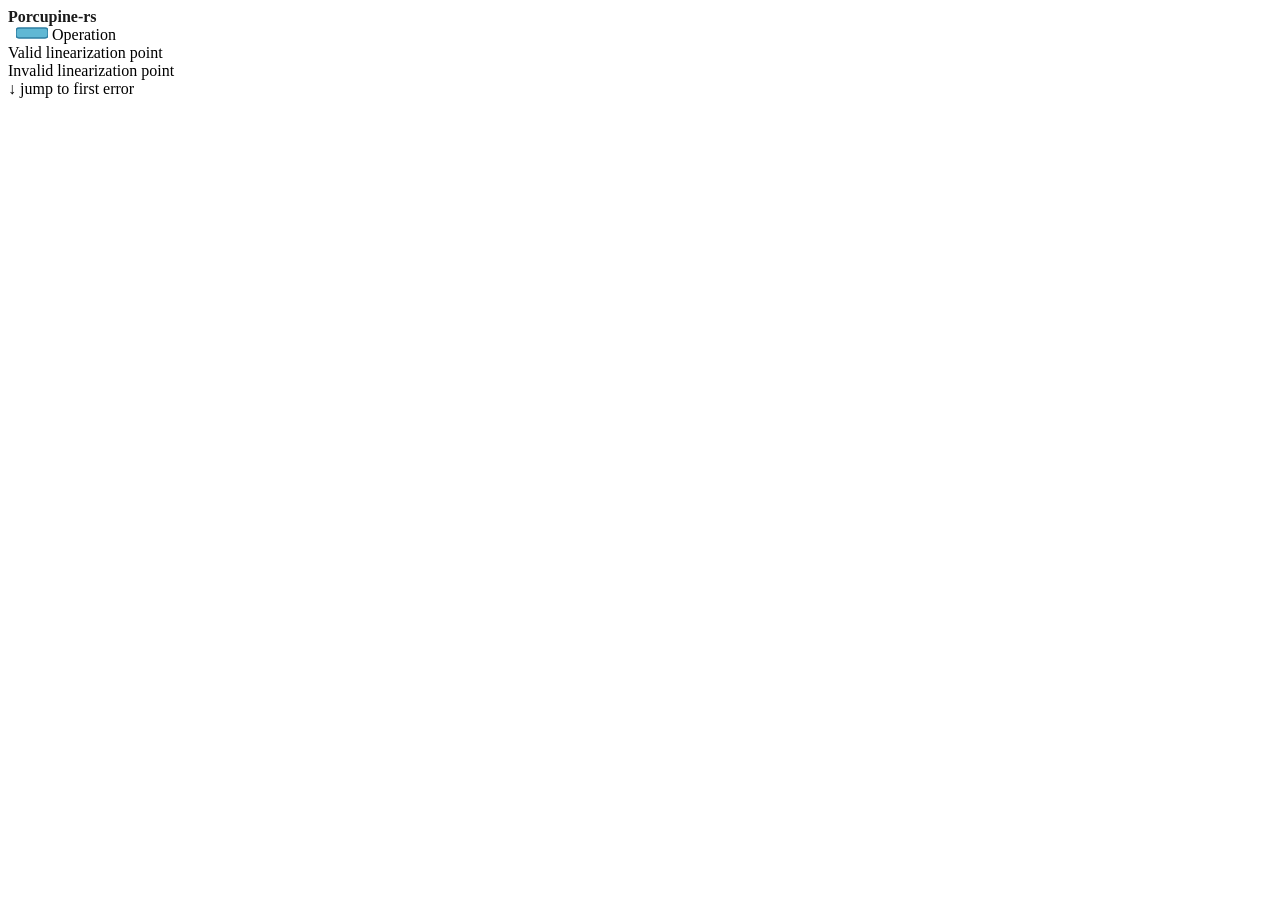
<file: visualization/index.html>
<!doctype html>
<html lang="en">
  <head>
    <meta charset="UTF-8" />
    <meta name="viewport" content="width=device-width, initial-scale=1" />
    <title>Porcupine-rs — Linearizability Visualizer</title>
    <style>
      /*{CSS}*/
    </style>
  </head>
  <body>
    <div id="legend">
      <div class="legend-item">
        <span style="font-weight:600;color:#1a1a1a;">Porcupine-rs</span>
      </div>

      <div class="legend-item" style="margin-left:8px;">
        <svg width="32" height="14" style="flex-shrink:0;">
          <rect x="0" y="2" width="32" height="10" rx="3"
                fill="#60b8d4" stroke="#2e7fa3" stroke-width="1.5"/>
        </svg>
        <span>Operation</span>
      </div>

      <div class="legend-item">
        <span class="legend-swatch legend-swatch--valid"></span>
        <span>Valid linearization point</span>
      </div>

      <div class="legend-item">
        <span class="legend-swatch legend-swatch--invalid"></span>
        <span>Invalid linearization point</span>
      </div>

      <div class="legend-item" style="margin-left:auto;">
        <span id="jump-link">↓ jump to first error</span>
      </div>
    </div>

    <!-- ================================================================
         Main visualization canvas
         ================================================================ -->
    <div id="canvas"></div>

    <!-- Hidden div used for measuring text widths -->
    <div id="calc"></div>

    <script>
      /*{JS}*/

      const data = /*{DATA}*/

      render(data)
    </script>
  </body>
</html>
</file>
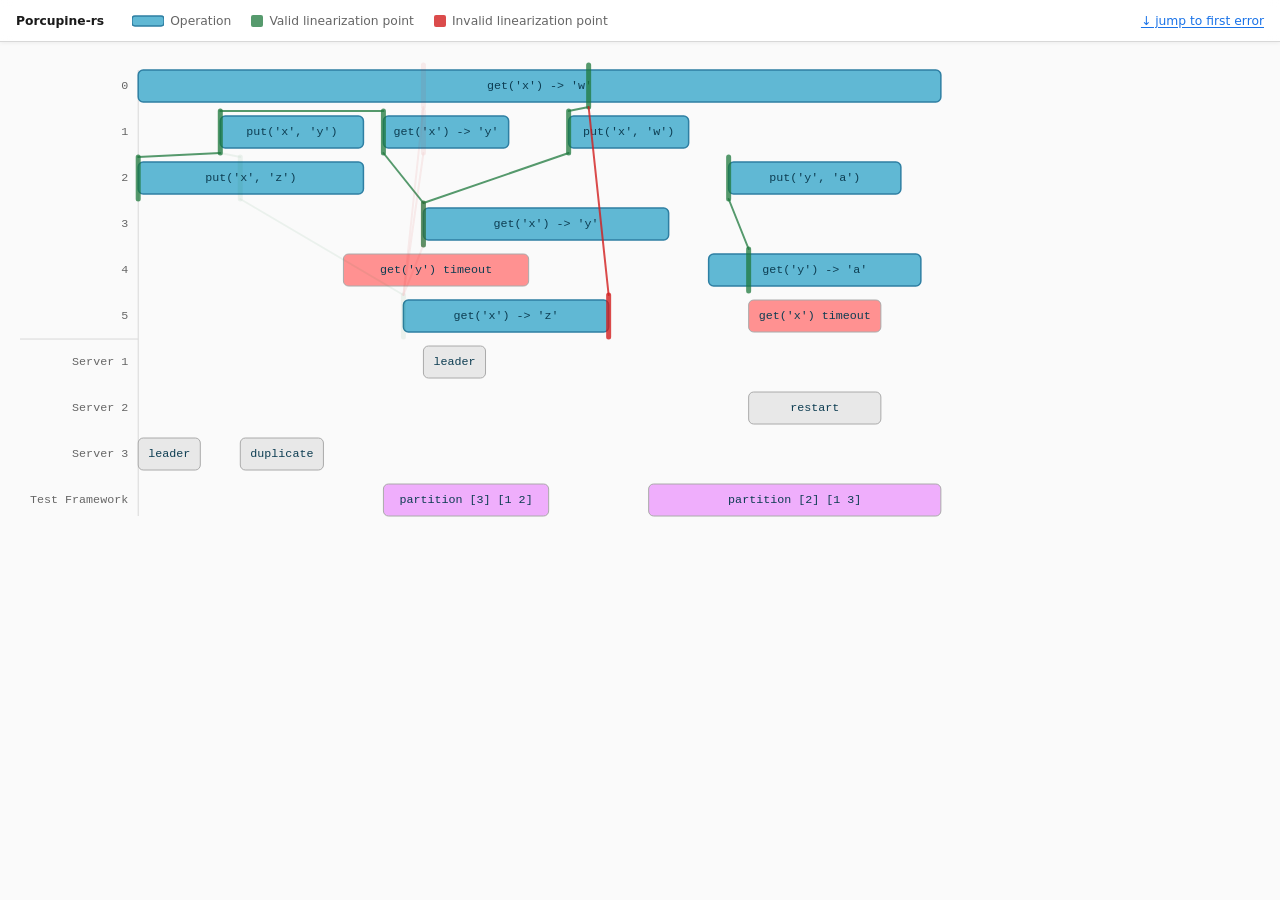
<file: docs/visualization.html>
<!doctype html>
<html lang="en">
  <head>
    <meta charset="UTF-8" />
    <meta name="viewport" content="width=device-width, initial-scale=1" />
    <title>Porcupine-rs — Linearizability Visualizer</title>
    <style>
      /* =========================================================================
   Porcupine visualizer — stylesheet
   ========================================================================= */

/* --- Design tokens -------------------------------------------------------- */
:root {
  --font-sans: system-ui, -apple-system, 'Segoe UI', Helvetica, Arial, sans-serif;
  --font-mono: 'JetBrains Mono', 'Fira Mono', Menlo, 'Courier New', monospace;

  /* History bar */
  --bar-fill:         #60b8d4;
  --bar-fill-hover:   #3a9abf;
  --bar-stroke:       #2e7fa3;
  --bar-stroke-width: 1.5px;

  /* Annotation bar */
  --ann-fill:   #e8e8e8;
  --ann-stroke: #aaa;

  /* Linearization points */
  --lp-valid:   rgba(30, 120, 60, 0.75);
  --lp-invalid: rgba(210, 30, 30, 0.80);
  --lp-line:    rgba(30, 30, 30, 0.35);

  /* Dividers / chrome */
  --divider:    #d8d8d8;
  --bg:         #fafafa;
  --legend-bg:  rgba(255, 255, 255, 0.85);

  /* Tooltip */
  --tooltip-bg:     #ffffff;
  --tooltip-border: #ddd;
  --tooltip-shadow: 0 4px 16px rgba(0,0,0,0.12);

  /* Typography */
  --text-primary:   #1a1a1a;
  --text-secondary: #666;
  --link-color:     #1a73e8;

  /* Spacing */
  --radius-bar:     5px;
  --radius-tooltip: 6px;
  --radius-legend:  8px;
}

/* --- Reset / base --------------------------------------------------------- */
*, *::before, *::after { box-sizing: border-box; }

html {
  font-family: var(--font-sans);
  font-size: 15px;
  color: var(--text-primary);
  background: var(--bg);
  -webkit-font-smoothing: antialiased;
}

body {
  margin: 0;
  padding: 0;
}

/* Make SVG text baseline consistent across browsers */
text {
  dominant-baseline: middle;
}

/* --- Legend bar ----------------------------------------------------------- */
#legend {
  position: fixed;
  top: 0;
  left: 0;
  right: 0;
  z-index: 100;
  display: flex;
  align-items: center;
  gap: 20px;
  height: 42px;
  padding: 0 16px;
  background: var(--legend-bg);
  backdrop-filter: blur(6px);
  -webkit-backdrop-filter: blur(6px);
  border-bottom: 1px solid var(--divider);
  box-shadow: 0 1px 4px rgba(0,0,0,0.06);
  font-size: 0.82rem;
  color: var(--text-secondary);
}

#legend .legend-item {
  display: flex;
  align-items: center;
  gap: 6px;
  white-space: nowrap;
}

/* Swatch squares in the legend */
.legend-swatch {
  width: 12px;
  height: 12px;
  border-radius: 2px;
  flex-shrink: 0;
}
.legend-swatch--valid   { background: var(--lp-valid); }
.legend-swatch--invalid { background: var(--lp-invalid); }

/* The "jump to first error" link */
#jump-link {
  color: var(--link-color);
  cursor: pointer;
  font-weight: 500;
  text-decoration: underline;
  text-underline-offset: 2px;
  transition: opacity 0.15s;
}
#jump-link:hover { opacity: 0.75; }
#jump-link.inactive { display: none; }

/* --- Main canvas ---------------------------------------------------------- */
#canvas {
  margin-top: 50px;   /* clear the fixed legend bar */
  padding: 8px;
}

/* Hidden scratch div used for text-width measurement */
#calc {
  position: absolute;
  width: 0;
  height: 0;
  overflow: hidden;
  visibility: hidden;
}

/* --- SVG elements --------------------------------------------------------- */
.bg { fill: transparent; }

.divider {
  stroke: var(--divider);
  stroke-width: 1;
}

/* History bars */
.history-rect {
  fill:         var(--bar-fill);
  stroke:       var(--bar-stroke);
  stroke-width: var(--bar-stroke-width);
  rx:           var(--radius-bar);
  transition:   fill 0.1s;
}

/* Annotation bars */
.client-annotation-rect {
  fill:         var(--ann-fill);
  stroke:       var(--ann-stroke);
  stroke-width: 1;
  rx:           var(--radius-bar);
}

/* Client-id labels on the left */
.client-label {
  font-size: 0.78rem;
  fill: var(--text-secondary);
  font-family: var(--font-mono);
}

/* Text inside history bars */
.history-text {
  font-size:   0.78rem;
  font-family: var(--font-mono);
  fill:        #0d3d52;
  pointer-events: none;
  user-select: none;
}

/* Invisible hit-area on top of everything */
.target-rect {
  opacity: 0;
  cursor: pointer;
}

/* Selected bar gets a thicker stroke */
.selected {
  stroke-width: 3px !important;
  stroke: #0d3d52 !important;
}

/* Dimmed (not the focused partition / linearization) */
.hidden { opacity: 0.18; }
.hidden line { opacity: 0.5; } /* multiplicative — keeps lines slightly visible */

/* --- Linearization points & lines ---------------------------------------- */
.linearization         { stroke: var(--lp-valid);   }
.linearization-invalid { stroke: var(--lp-invalid); }

.linearization-point { stroke-width: 5; stroke-linecap: round; }
.linearization-line  { stroke-width: 2; stroke-linecap: round; }

/* --- Tooltip -------------------------------------------------------------- */
.tooltip {
  position:      absolute;
  display:       none;
  max-width:     280px;
  width:         max-content;
  padding:       10px 12px;
  background:    var(--tooltip-bg);
  border:        1px solid var(--tooltip-border);
  border-radius: var(--radius-tooltip);
  box-shadow:    var(--tooltip-shadow);
  font-size:     0.78rem;
  line-height:   1.55;
  color:         var(--text-primary);
  pointer-events: none;
  z-index:       200;
}

.tooltip strong {
  color: var(--text-secondary);
  font-weight: 600;
  font-size: 0.72rem;
  text-transform: uppercase;
  letter-spacing: 0.04em;
}
    </style>
  </head>
  <body>
    <div id="legend">
      <div class="legend-item">
        <span style="font-weight:600;color:#1a1a1a;">Porcupine-rs</span>
      </div>

      <div class="legend-item" style="margin-left:8px;">
        <svg width="32" height="14" style="flex-shrink:0;">
          <rect x="0" y="2" width="32" height="10" rx="3"
                fill="#60b8d4" stroke="#2e7fa3" stroke-width="1.5"/>
        </svg>
        <span>Operation</span>
      </div>

      <div class="legend-item">
        <span class="legend-swatch legend-swatch--valid"></span>
        <span>Valid linearization point</span>
      </div>

      <div class="legend-item">
        <span class="legend-swatch legend-swatch--invalid"></span>
        <span>Invalid linearization point</span>
      </div>

      <div class="legend-item" style="margin-left:auto;">
        <span id="jump-link">↓ jump to first error</span>
      </div>
    </div>

    <!-- ================================================================
         Main visualization canvas
         ================================================================ -->
    <div id="canvas"></div>

    <!-- Hidden div used for measuring text widths -->
    <div id="calc"></div>

    <script>
      'use strict'

// ---------------------------------------------------------------------------
// SVG helpers
// ---------------------------------------------------------------------------

const SVG_NS = 'http://www.w3.org/2000/svg'

function svgnew(tag, attrs) {
  const el = document.createElementNS(SVG_NS, tag)
  svgattr(el, attrs)
  return el
}

function svgattr(el, attrs) {
  if (!attrs) return
  for (const k of Object.keys(attrs)) {
    el.setAttributeNS(null, k, attrs[k])
  }
}

function svgattach(parent, child) {
  return parent.appendChild(child)
}

function svgadd(parent, tag, attrs) {
  return svgattach(parent, svgnew(tag, attrs))
}

// ---------------------------------------------------------------------------
// Utilities
// ---------------------------------------------------------------------------

function newArray(n, fn) {
  return Array.from({ length: n }, (_, i) => fn(i))
}

function arrayEq(a, b) {
  if (a === b) return true
  if (!a || !b || a.length !== b.length) return false
  return a.every((v, i) => v === b[i])
}

function formatCallReturn(callTime, returnTime) {
  return `<br><br><span style="color:#888;font-size:0.72rem;">call: ${callTime} &nbsp;·&nbsp; return: ${returnTime}</span>`
}

// ---------------------------------------------------------------------------
// Main render function
// ---------------------------------------------------------------------------

// eslint-disable-next-line no-unused-vars, complexity
function render(data) {
  const PADDING          = 12
  const BOX_HEIGHT       = 32
  const BOX_SPACE        = 14
  const EPSILON          = 20
  const LINE_BLEED       = 5
  const BOX_GAP          = 20
  const BOX_TEXT_PADDING = 10
  const BAR_RADIUS       = 5

  // -------------------------------------------------------------------------
  // Field access helpers — all Rust fields are camelCase in the JSON.
  // Option<T> fields (clientId, tag) can be null; we normalise them here.
  // -------------------------------------------------------------------------
  const annotations = data.annotations
  const coreHistory = data.partitions

  // For simplicity, append annotations as a pseudo-partition.
  const allData = [...coreHistory, { history: annotations }]

  // -------------------------------------------------------------------------
  // Assign client ids
  // -------------------------------------------------------------------------
  let maxClient = -1
  for (const partition of allData) {
    for (const element of partition.history) {
      // clientId is Option<u32> → may be null; treat null as 0
      if (element.clientId === null || element.clientId === undefined) {
        element.clientId = 0
      }
      maxClient = Math.max(maxClient, element.clientId)
    }
  }

  const realClients = maxClient + 1

  // Collect unique annotation tags (tag is Option<String> → may be null)
  const tags = new Set()
  for (const annot of annotations) {
    const tag = annot.tag ?? ''
    if (tag.length > 0) tags.add(tag)
  }

  // Assign synthetic client numbers for tags
  const tag2ClientId = {}
  const sortedTags = [...tags].toSorted()
  for (const tag of sortedTags) {
    maxClient += 1
    tag2ClientId[tag] = maxClient
  }
  for (const annot of annotations) {
    const tag = annot.tag ?? ''
    if (tag.length > 0) annot.clientId = tag2ClientId[tag]
  }

  const nClient = maxClient + 1

  // -------------------------------------------------------------------------
  // GIDs + timestamp sets
  // -------------------------------------------------------------------------
  const allTimestamps   = new Set()
  const startTimestamps = new Set()
  const endTimestamps   = new Set()
  let gid = 0
  const byGid = {}

  for (const partition of allData) {
    for (const element of partition.history) {
      allTimestamps.add(element.start)
      allTimestamps.add(element.end)
      startTimestamps.add(element.start)
      endTimestamps.add(element.end)
      element.gid = gid
      byGid[gid] = element
      gid++
    }
  }

  let sortedTimestamps = [...allTimestamps].toSorted((a, b) => a - b)

  // -------------------------------------------------------------------------
  // Epsilon adjustments (same logic as original)
  // -------------------------------------------------------------------------
  const epsilon = 16

  for (const [index, partition] of allData.entries()) {
    if (index === allData.length - 1) continue // skip annotations pseudo-partition
    for (const element of partition.history) {
      if (startTimestamps.has(element.end)) {
        element.end += epsilon
        allTimestamps.add(element.end)
      }
    }
  }

  // Annotation-specific adjustments
  for (const element of allData.at(-1).history) {
    if (element.end === element.start) {
      element.end += epsilon / 4
      allTimestamps.add(element.end)
    } else {
      if (startTimestamps.has(element.end)) {
        element.end -= epsilon / 2
        allTimestamps.add(element.end)
      }
      if (endTimestamps.has(element.start)) {
        element.start += epsilon / 2
        allTimestamps.add(element.start)
      }
    }
  }

  sortedTimestamps = [...allTimestamps].toSorted((a, b) => a - b)

  // -------------------------------------------------------------------------
  // Layout — greedy left-to-right scan
  // -------------------------------------------------------------------------
  const xPos = {}

  // Compute text widths for every element
  const byEnd = allData
    .flatMap((partition) =>
      partition.history.map((element) => {
        const scratch = document.querySelector('#calc')
        scratch.innerHTML = ''
        const svg = svgadd(scratch, 'svg')
        const text = svgadd(svg, 'text', { 'text-anchor': 'middle', class: 'history-text' })
        text.textContent = element.description
        const width = text.getBBox().width + 2 * BOX_TEXT_PADDING
        return { start: element.start, end: element.end, width, gid: element.gid }
      })
    )
    .toSorted((a, b) => a.end - b.end)

  // Preprocess linearization points
  // partialLinearizations items are {index, stateDescription} (camelCase)
  const eventToLinearizations = newArray(gid, () => [])
  const eventIllegalLast      = newArray(gid, () => [])
  const allLinearizations     = []
  let lgid = 0

  for (const partition of coreHistory) {
    for (const lin of partition.partialLinearizations) {
      const globalized = []
      const included   = new Set()

      for (const [position, step] of lin.entries()) {
        included.add(step.index)
        const g = partition.history[step.index].gid
        globalized.push(g)
        eventToLinearizations[g].push({ index: lgid, position })
      }

      allLinearizations.push(globalized)

      let minEnd = Infinity
      for (const [i, element] of partition.history.entries()) {
        if (!included.has(i)) minEnd = Math.min(minEnd, element.end)
      }
      for (const [i, element] of partition.history.entries()) {
        if (!included.has(i) && element.start < minEnd) {
          eventIllegalLast[element.gid].push(lgid)
        }
      }

      lgid++
    }
  }

  const linearizationPositions = newArray(lgid, () => [])

  xPos[sortedTimestamps[0]] = 0
  let eventIndex = 0

  for (let i = 1; i < sortedTimestamps.length; i++) {
    const ts  = sortedTimestamps[i]
    let   pos = xPos[sortedTimestamps[i - 1]] + BOX_GAP

    while (eventIndex < byEnd.length && byEnd[eventIndex].end <= ts) {
      const ev = byEnd[eventIndex]
      pos = Math.max(pos, xPos[ev.start] + ev.width)

      const candidates = [
        ...eventToLinearizations[ev.gid],
        ...eventIllegalLast[ev.gid].map((idx) => ({
          index:    idx,
          position: allLinearizations[idx].length - 1,
        })),
      ]

      for (const { index, position } of candidates) {
        for (let j = linearizationPositions[index].length; j <= position; j++) {
          const prev     = linearizationPositions[index].length > 0 ? linearizationPositions[index][j - 1] : null
          const nextGid  = allLinearizations[index][j]
          const nextPos  = prev === null
            ? xPos[byGid[nextGid].start]
            : Math.max(xPos[byGid[nextGid].start], prev + EPSILON)
          linearizationPositions[index].push(nextPos)
        }
        pos = Math.max(pos, linearizationPositions[index][position])
      }

      for (const li of eventIllegalLast[ev.gid]) {
        const lin = linearizationPositions[li]
        pos = Math.max(pos, lin.at(-1) + EPSILON)
      }

      eventIndex++
    }

    xPos[ts] = pos
  }

  // -------------------------------------------------------------------------
  // Measure client-label widths
  // -------------------------------------------------------------------------
  let maxTagWidth = 0
  for (let i = 0; i < nClient; i++) {
    const label  = i < realClients ? String(i) : sortedTags[i - realClients]
    const scratch = document.querySelector('#calc')
    scratch.innerHTML = ''
    const svg  = svgadd(scratch, 'svg')
    const text = svgadd(svg, 'text', { 'text-anchor': 'end', class: 'client-label' })
    text.textContent = label
    maxTagWidth = Math.max(maxTagWidth, text.getBBox().width + 2 * BOX_TEXT_PADDING)
  }

  const t0x = PADDING + maxTagWidth

  // -------------------------------------------------------------------------
  // Draw
  // -------------------------------------------------------------------------
  let selected      = false
  let selectedIndex = [-1, -1]

  const totalHeight = 2 * PADDING + BOX_HEIGHT * nClient + BOX_SPACE * (nClient - 1)
  const totalWidth  = 2 * PADDING + maxTagWidth + xPos[sortedTimestamps.at(-1)]

  const svg = svgadd(document.querySelector('#canvas'), 'svg', {
    width:  totalWidth,
    height: totalHeight,
  })

  // Background + client labels
  const bg = svgadd(svg, 'g')
  const bgRect = svgadd(bg, 'rect', {
    width: totalWidth, height: totalHeight, x: 0, y: 0, class: 'bg',
  })
  bgRect.addEventListener('click', handleBgClick)

  for (let i = 0; i < nClient; i++) {
    const label = i < realClients ? String(i) : sortedTags[i - realClients]
    const text  = svgadd(bg, 'text', {
      x:             PADDING + maxTagWidth - BOX_TEXT_PADDING,
      y:             PADDING + BOX_HEIGHT / 2 + i * (BOX_HEIGHT + BOX_SPACE),
      'text-anchor': 'end',
      class:         'client-label',
    })
    text.textContent = label
  }

  // Vertical divider at t=0
  svgadd(bg, 'line', {
    x1: t0x, y1: PADDING, x2: t0x, y2: totalHeight - PADDING, class: 'divider',
  })

  // Horizontal divider between clients and annotation tags
  if (tags.size > 0) {
    const lineY = PADDING + realClients * (BOX_HEIGHT + BOX_SPACE) - BOX_SPACE / 2
    svgadd(bg, 'line', {
      x1: PADDING, y1: lineY, x2: t0x, y2: lineY, class: 'divider',
    })
  }

  // -------------------------------------------------------------------------
  // History bars
  // -------------------------------------------------------------------------
  const historyLayers = []
  const historyRects  = []
  const targetRects   = svgnew('g')

  for (const [partIdx, partition] of allData.entries()) {
    const layer = svgadd(svg, 'g')
    historyLayers.push(layer)
    const rects = []

    for (const [elIdx, element] of partition.history.entries()) {
      const g     = svgadd(layer, 'g')
      const rx    = xPos[element.start]
      const rw    = xPos[element.end] - rx
      const x     = rx + t0x
      const y     = PADDING + element.clientId * (BOX_HEIGHT + BOX_SPACE)
      const cls   = element.annotation ? 'client-annotation-rect' : 'history-rect'
      const style = element.annotation && element.backgroundColor && element.backgroundColor.length > 0
        ? `fill:${element.backgroundColor};`
        : ''

      rects.push(
        svgadd(g, 'rect', {
          height: BOX_HEIGHT, width: rw, x, y,
          rx: BAR_RADIUS, ry: BAR_RADIUS,
          class: cls, style,
        })
      )

      const textEl = svgadd(g, 'text', {
        x: x + rw / 2,
        y: y + BOX_HEIGHT / 2,
        'text-anchor': 'middle',
        class: 'history-text',
        style: element.annotation && element.textColor && element.textColor.length > 0
          ? `fill:${element.textColor};`
          : '',
      })
      textEl.textContent = element.description

      // Transparent hit-area on top of everything else
      const mouseTarget = svgadd(targetRects, 'rect', {
        height: BOX_HEIGHT, width: rw, x, y,
        class: 'target-rect',
        'data-partition': partIdx,
        'data-index':     elIdx,
      })
      mouseTarget.addEventListener('mouseover', handleMouseOver)
      mouseTarget.addEventListener('mousemove',  handleMouseMove)
      mouseTarget.addEventListener('mouseout',   handleMouseOut)
      mouseTarget.addEventListener('click',      handleClick)
    }

    historyRects.push(rects)
  }

  // -------------------------------------------------------------------------
  // Partial linearizations
  // -------------------------------------------------------------------------
  const illegalLast         = coreHistory.map((p) => p.partialLinearizations.map(() => new Set()))
  const largestIllegal      = coreHistory.map(() => ({}))
  const largestIllegalLength = coreHistory.map(() => ({}))
  const partialLayers       = []
  const errorPoints         = []

  for (const [partIdx, partition] of coreHistory.entries()) {
    const layerGroup = []
    partialLayers.push(layerGroup)

    for (const [linIdx, lin] of partition.partialLinearizations.entries()) {
      const g         = svgadd(svg, 'g')
      layerGroup.push(g)
      let prevX       = null
      let prevY       = null
      let prevElement = null
      const included  = new Set()

      for (const step of lin) {
        const element = partition.history[step.index]
        const hereX   = t0x + xPos[element.start]
        const x       = prevX === null ? hereX : Math.max(hereX, prevX + EPSILON)
        const y       = PADDING + element.clientId * (BOX_HEIGHT + BOX_SPACE) - LINE_BLEED

        if (prevElement !== null) {
          svgadd(g, 'line', {
            x1: prevX, x2: x,
            y1: prevElement.clientId >= element.clientId ? prevY : prevY + BOX_HEIGHT + 2 * LINE_BLEED,
            y2: prevElement.clientId <= element.clientId ? y     : y     + BOX_HEIGHT + 2 * LINE_BLEED,
            class: 'linearization linearization-line',
          })
        }

        svgadd(g, 'line', {
          x1: x, x2: x, y1: y, y2: y + BOX_HEIGHT + 2 * LINE_BLEED,
          class: 'linearization linearization-point',
        })

        prevX = x; prevY = y; prevElement = element
        included.add(step.index)
      }

      // Illegal next steps
      let minEnd = Infinity
      for (const [i, el] of partition.history.entries()) {
        if (!included.has(i)) minEnd = Math.min(minEnd, el.end)
      }

      for (const [i, element] of partition.history.entries()) {
        if (!included.has(i) && element.start < minEnd) {
          const hereX = t0x + xPos[element.start]
          const x     = prevX === null ? hereX : Math.max(hereX, prevX + EPSILON)
          const y     = PADDING + element.clientId * (BOX_HEIGHT + BOX_SPACE) - LINE_BLEED

          svgadd(g, 'line', {
            x1: prevX, x2: x,
            y1: prevElement.clientId >= element.clientId ? prevY : prevY + BOX_HEIGHT + 2 * LINE_BLEED,
            y2: prevElement.clientId <= element.clientId ? y     : y     + BOX_HEIGHT + 2 * LINE_BLEED,
            class: 'linearization-invalid linearization-line',
          })

          const point = svgadd(g, 'line', {
            x1: x, x2: x, y1: y, y2: y + BOX_HEIGHT + 2 * LINE_BLEED,
            class: 'linearization-invalid linearization-point',
          })

          errorPoints.push({ x, partition: partIdx, index: lin.at(-1).index, element: point })
          illegalLast[partIdx][linIdx].add(i)

          if (!Object.hasOwn(largestIllegalLength[partIdx], i) ||
              largestIllegalLength[partIdx][i] < lin.length) {
            largestIllegalLength[partIdx][i] = lin.length
            largestIllegal[partIdx][i]       = linIdx
          }
        }
      }
    }
  }

  errorPoints.sort((a, b) => a.x - b.x)
  svgattach(svg, targetRects)

  // -------------------------------------------------------------------------
  // Tooltip
  // -------------------------------------------------------------------------
  const tooltip = document.querySelector('#canvas').appendChild(document.createElement('div'))
  tooltip.setAttribute('class', 'tooltip')

  // -------------------------------------------------------------------------
  // Event handlers
  // -------------------------------------------------------------------------
  function handleMouseOver() {
    if (selected) return
    const partition = Number.parseInt(this.dataset.partition, 10)
    const index     = Number.parseInt(this.dataset.index,     10)
    highlight(partition, index)
    tooltip.style.display = 'block'
  }

  function linearizationIndex(partition, index) {
    if (partition >= coreHistory.length) return null
    if (Object.hasOwn(coreHistory[partition].largest, index)) return coreHistory[partition].largest[index]
    if (Object.hasOwn(largestIllegal[partition], index))      return largestIllegal[partition][index]
    return null
  }

  function highlight(partition, index) {
    for (const [i, layer] of historyLayers.entries()) {
      layer.classList.toggle('hidden', i !== partition)
    }
    for (const layer of partialLayers) {
      for (const g of layer) g.classList.add('hidden')
    }
    const maxIndex = linearizationIndex(partition, index)
    if (maxIndex !== null) partialLayers[partition][maxIndex].classList.remove('hidden')
    updateJump()
  }

  let lastTooltip = [null, null, null, null, null]

  function handleMouseMove(event_) {
    if (selected) return

    const partition   = Number.parseInt(this.dataset.partition, 10)
    const index       = Number.parseInt(this.dataset.index,     10)
    const [sP, sI]    = selectedIndex
    const thisTooltip = [partition, index, selected, sP, sI]

    if (!arrayEq(lastTooltip, thisTooltip)) {
      const maxIndex   = selected
        ? linearizationIndex(sP, sI)
        : linearizationIndex(partition, index)
      const callTime   = allData[partition].history[index].originalStart
      const returnTime = allData[partition].history[index].originalEnd
      let metadata     = ''

      if (partition < coreHistory.length) {
        const m = allData[partition].history[index].metadata
        if (m && m.length > 0) metadata = m + '<br><br>'
      }

      if (partition >= coreHistory.length) {
        const details = annotations[index].details ?? ''
        tooltip.innerHTML = details.length === 0 ? '&langle;no details&rangle;' : details

      } else if (selected && sP !== partition) {
        tooltip.innerHTML = metadata + 'Not part of selected partition.' + formatCallReturn(callTime, returnTime)

      } else if (maxIndex === null) {
        tooltip.innerHTML = metadata +
          (selected
            ? 'Selected element is not part of any partial linearization.'
            : 'Not part of any partial linearization.') +
          formatCallReturn(callTime, returnTime)

      } else {
        const lin = coreHistory[partition].partialLinearizations[maxIndex]
        let previous = null
        let current  = null
        let found    = false
        for (const step of lin) {
          previous = current
          current  = step
          if (current.index === index) { found = true; break }
        }

        let message = metadata

        if (found) {
          if (previous !== null) {
            message += `<strong>Previous state:</strong><br>${previous.stateDescription}<br><br>`
          }
          message += `<strong>New state:</strong><br>${current.stateDescription}` + formatCallReturn(callTime, returnTime)

        } else if (illegalLast[partition][maxIndex].has(index)) {
          message += `<strong>Previous state:</strong><br>${lin.at(-1).stateDescription}<br><br>` +
            `<strong>New state:</strong><br>&langle;invalid op&rangle;` + formatCallReturn(callTime, returnTime)

        } else {
          message += "Not part of selected element's partial linearization." + formatCallReturn(callTime, returnTime)
        }

        tooltip.innerHTML = message
      }

      lastTooltip = thisTooltip
    }

    const maxX =
      document.documentElement.scrollLeft +
      document.documentElement.clientWidth -
      PADDING -
      tooltip.getBoundingClientRect().width
    tooltip.style.left = Math.min(event_.pageX + 20, maxX) + 'px'
    tooltip.style.top  = event_.pageY + 20 + 'px'
  }

  function handleMouseOut() {
    if (selected) return
    resetHighlight()
    tooltip.style.display = 'none'
    lastTooltip = [null, null, null, null, null]
  }

  function resetHighlight() {
    for (const layer of historyLayers)   layer.classList.remove('hidden')
    for (const layers of partialLayers) {
      for (const [i, l] of layers.entries()) l.classList.toggle('hidden', i !== 0)
    }
    updateJump()
  }

  let jumpClickHandler = null

  function updateJump() {
    const jump  = document.querySelector('#jump-link')
    const point = errorPoints.find((pt) => !pt.element.parentElement.classList.contains('hidden'))

    if (jumpClickHandler) { jump.removeEventListener('click', jumpClickHandler); jumpClickHandler = null }

    if (point) {
      jump.classList.remove('inactive')
      jumpClickHandler = () => {
        point.element.scrollIntoView({ behavior: 'smooth', inline: 'center', block: 'center' })
        if (!selected) select(point.partition, point.index)
      }
      jump.addEventListener('click', jumpClickHandler)
    } else {
      jump.classList.add('inactive')
    }
  }

  function handleClick(event_) {
    const partition = Number.parseInt(this.dataset.partition, 10)
    const index     = Number.parseInt(this.dataset.index,     10)
    if (selected) {
      const [sP, sI] = selectedIndex
      if (partition === sP && index === sI) { deselect(); return }
      historyRects[sP][sI].classList.remove('selected')
    }
    select(partition, index)
    tooltip.style.display = 'block'
    const maxX =
      document.documentElement.scrollLeft +
      document.documentElement.clientWidth -
      PADDING -
      tooltip.getBoundingClientRect().width
    tooltip.style.left = Math.min(event_.pageX + 20, maxX) + 'px'
    tooltip.style.top  = event_.pageY + 20 + 'px'
  }

  function handleBgClick() {
    deselect()
    tooltip.style.display = 'none'
    lastTooltip = [null, null, null, null, null]
  }

  function select(partition, index) {
    selected      = true
    selectedIndex = [partition, index]
    highlight(partition, index)
    historyRects[partition][index].classList.add('selected')
  }

  function deselect() {
    if (!selected) return
    selected = false
    resetHighlight()
    const [p, i] = selectedIndex
    historyRects[p][i].classList.remove('selected')
  }

  // Initialise same as mouse-out
  handleMouseOut()
}

      const data = {"partitions":[{"history":[{"clientId":0,"start":0,"originalStart":"0","end":1500,"originalEnd":"100","description":"get('x') -> 'w'","metadata":"","annotation":false},{"clientId":1,"start":100,"originalStart":"5","end":200,"originalEnd":"10","description":"put('x', 'y')","metadata":"","annotation":false},{"clientId":2,"start":0,"originalStart":"0","end":200,"originalEnd":"10","description":"put('x', 'z')","metadata":"","annotation":false},{"clientId":1,"start":300,"originalStart":"20","end":500,"originalEnd":"30","description":"get('x') -> 'y'","metadata":"","annotation":false},{"clientId":1,"start":700,"originalStart":"35","end":900,"originalEnd":"45","description":"put('x', 'w')","metadata":"","annotation":false},{"clientId":5,"start":400,"originalStart":"25","end":700,"originalEnd":"35","description":"get('x') -> 'z'","metadata":"","annotation":false},{"clientId":3,"start":500,"originalStart":"30","end":800,"originalEnd":"40","description":"get('x') -> 'y'","metadata":"","annotation":false}],"partialLinearizations":[[{"index":2,"stateDescription":"z"},{"index":1,"stateDescription":"y"},{"index":3,"stateDescription":"y"},{"index":6,"stateDescription":"y"},{"index":4,"stateDescription":"w"},{"index":0,"stateDescription":"w"}],[{"index":1,"stateDescription":"y"},{"index":2,"stateDescription":"z"},{"index":5,"stateDescription":"z"}]],"largest":{"0":0,"1":0,"2":0,"3":0,"4":0,"5":1,"6":0}},{"history":[{"clientId":4,"start":1000,"originalStart":"50","end":1400,"originalEnd":"90","description":"get('y') -> 'a'","metadata":"","annotation":false},{"clientId":2,"start":1100,"originalStart":"55","end":1300,"originalEnd":"85","description":"put('y', 'a')","metadata":"","annotation":false}],"partialLinearizations":[[{"index":1,"stateDescription":"a"},{"index":0,"stateDescription":"a"}]],"largest":{"0":0,"1":0}}],"annotations":[{"clientId":4,"tag":"","start":200,"end":600,"description":"get('y') timeout","details":"","annotation":true,"textColor":"","backgroundColor":"#ff9191"},{"clientId":5,"tag":"","start":1200,"end":1200,"description":"get('x') timeout","details":"","annotation":true,"textColor":"","backgroundColor":"#ff9191"},{"clientId":0,"tag":"Server 1","start":500,"end":500,"description":"leader","details":"became leader in term 3 with 2 votes","annotation":true,"textColor":"","backgroundColor":""},{"clientId":0,"tag":"Server 3","start":200,"end":200,"description":"duplicate","details":"saw duplicate operation put('x', 'y')","annotation":true,"textColor":"","backgroundColor":""},{"clientId":0,"tag":"Server 2","start":1200,"end":1200,"description":"restart","details":"","annotation":true,"textColor":"","backgroundColor":""},{"clientId":0,"tag":"Server 3","start":0,"end":0,"description":"leader","details":"became leader in term 1 with 3 votes","annotation":true,"textColor":"","backgroundColor":""},{"clientId":0,"tag":"Test Framework","start":300,"end":700,"description":"partition [3] [1 2]","details":"","annotation":true,"textColor":"","backgroundColor":"#efaefc"},{"clientId":0,"tag":"Test Framework","start":800,"end":1500,"description":"partition [2] [1 3]","details":"","annotation":true,"textColor":"","backgroundColor":"#efaefc"}]}

      render(data)
    </script>
  </body>
</html>
</file>
